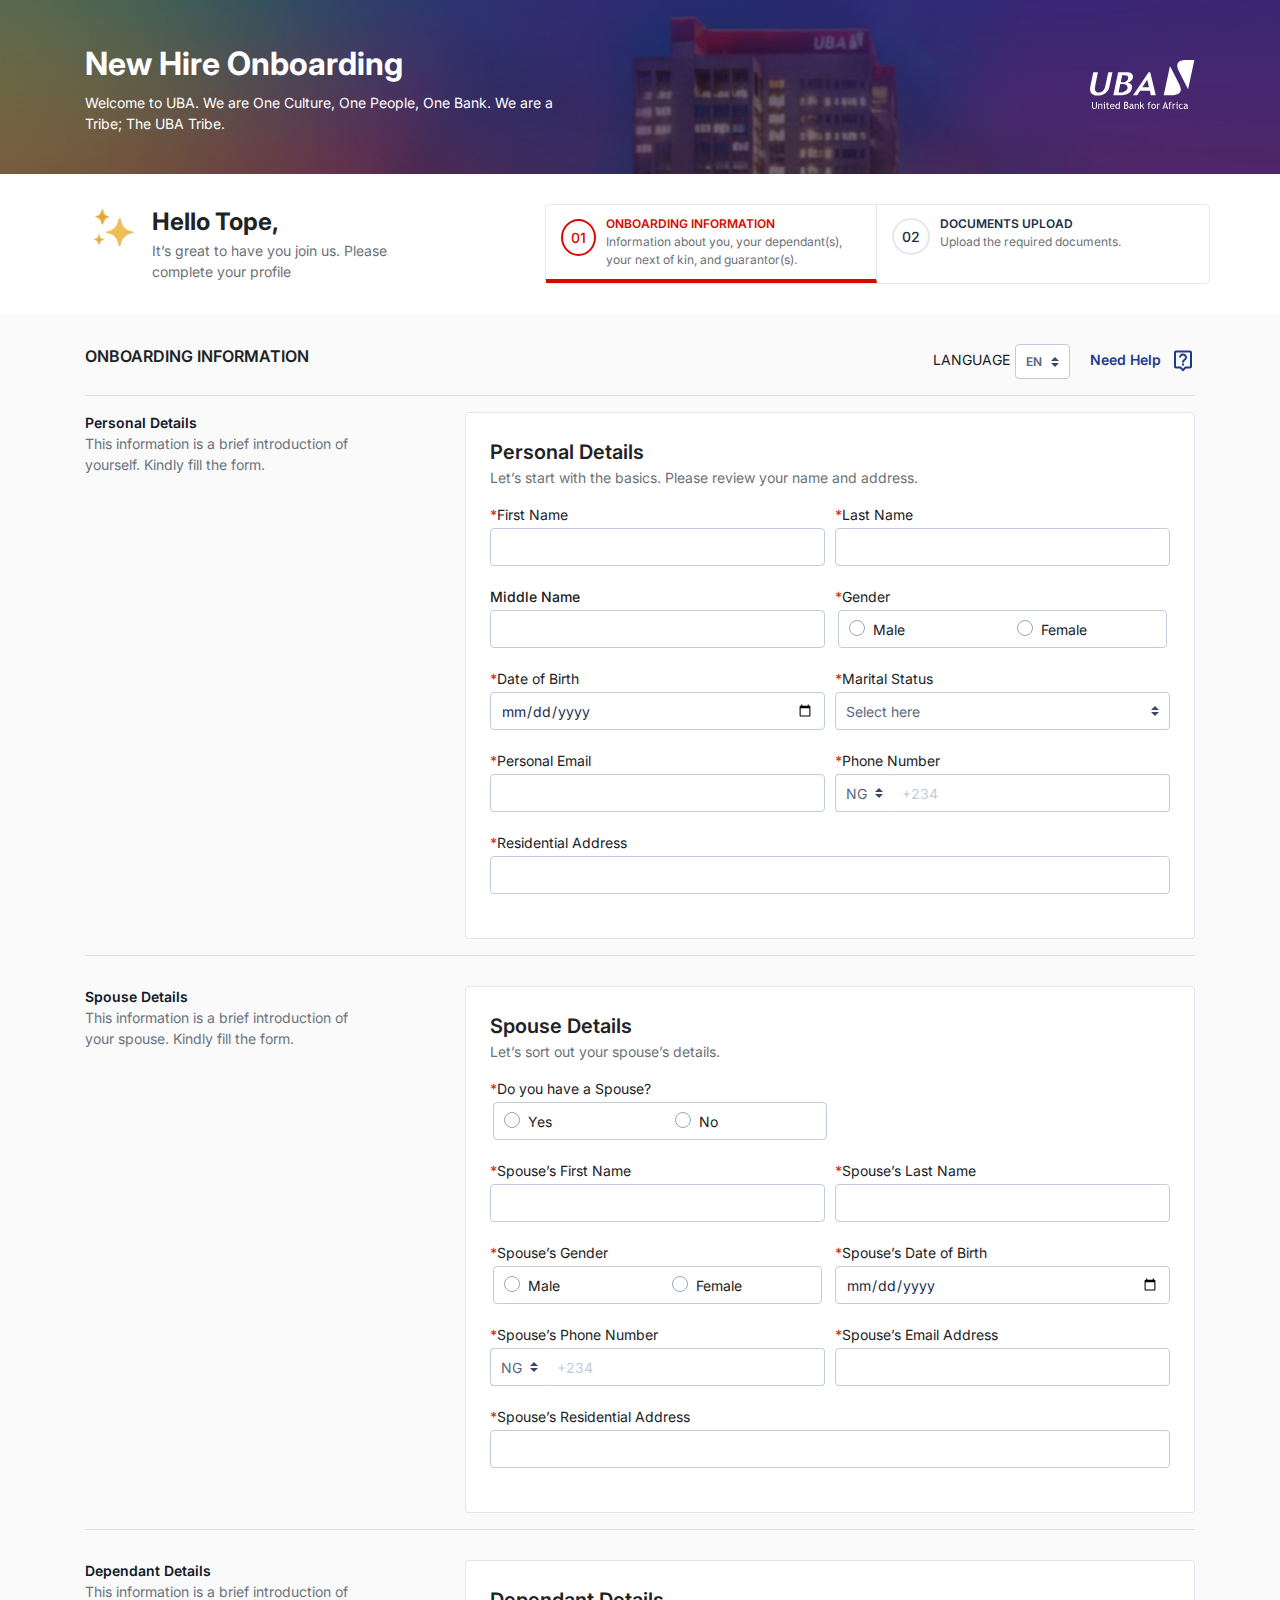
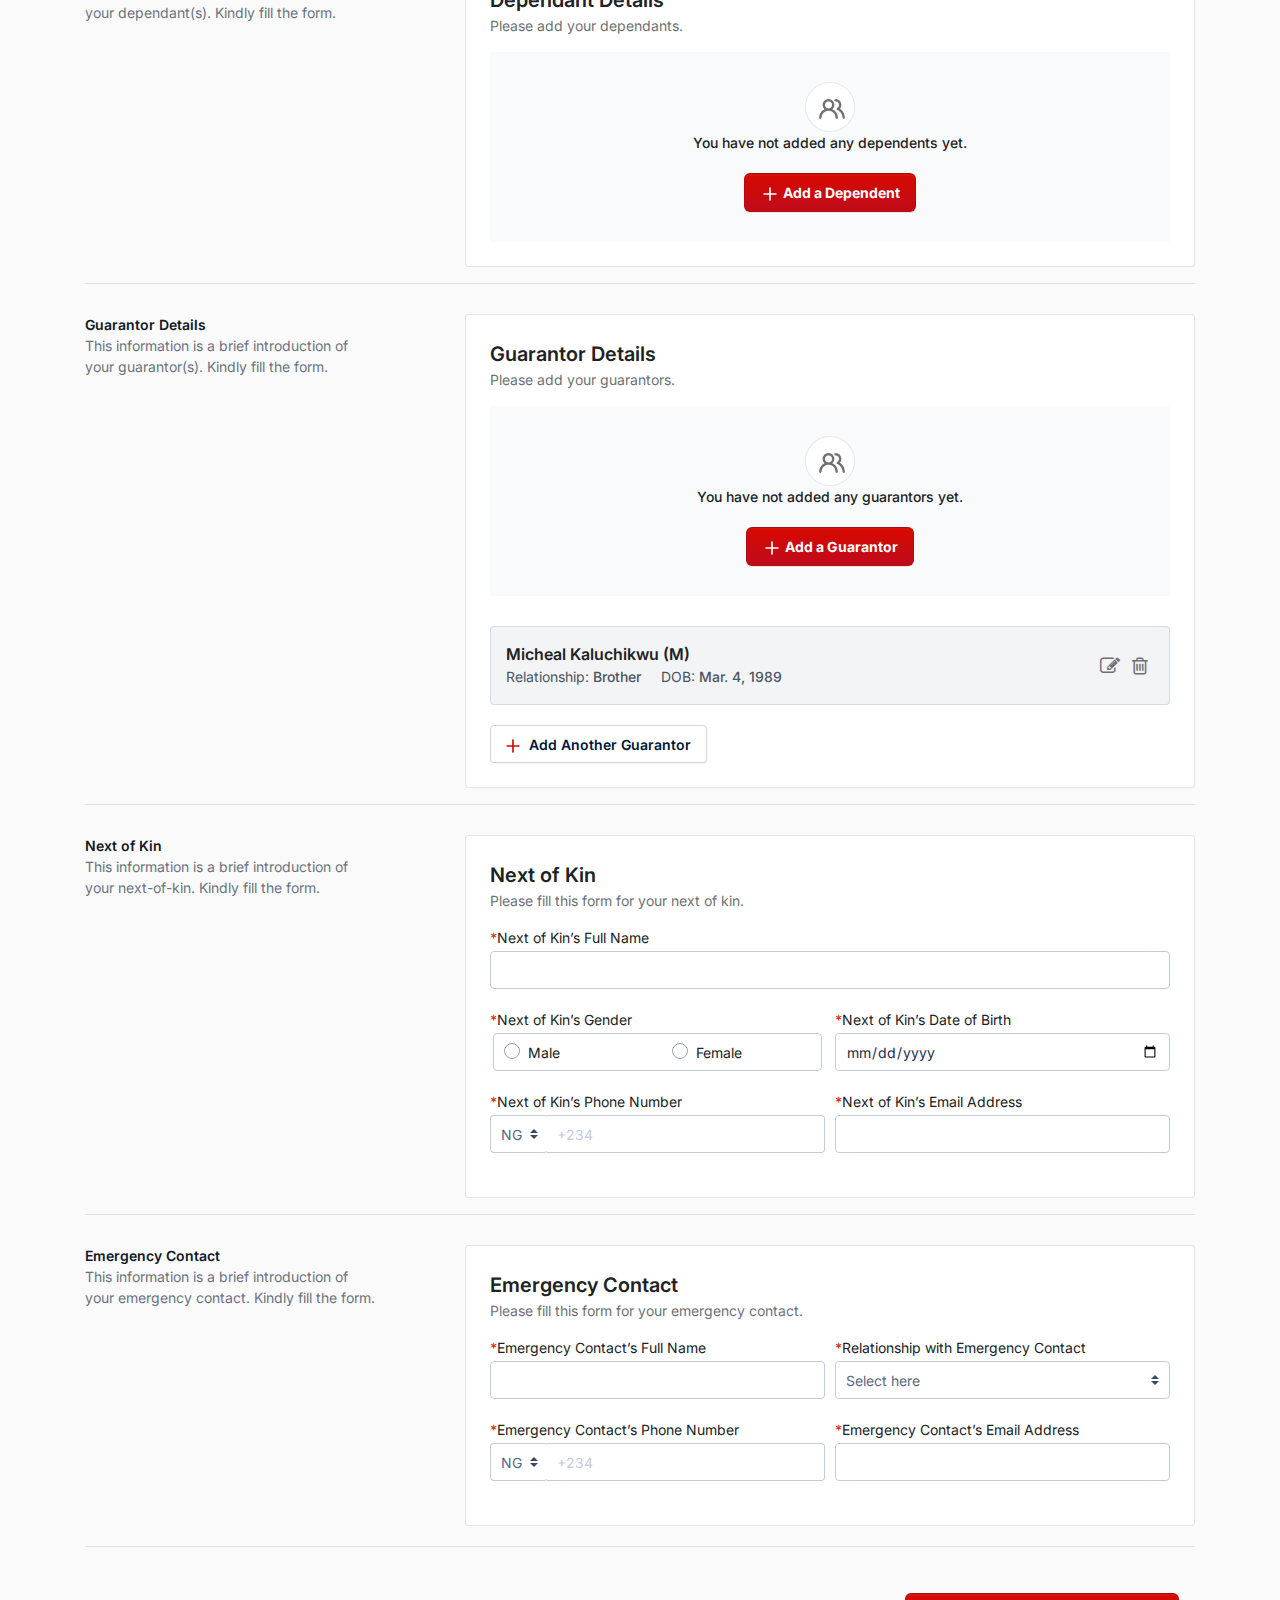
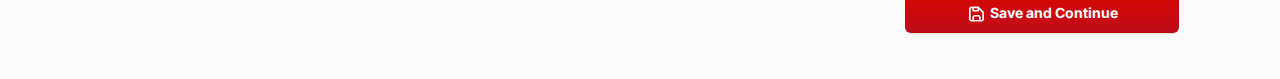
<file: index.html>
<!DOCTYPE html>
<html lang="en">
  <head>

    <!-- Required meta tags -->
    <meta charset="utf-8">
    <meta name="viewport" content="width=device-width, initial-scale=1, shrink-to-fit=no">
    <meta name="description" content="ATS Onboarding">
    <title>ATS Onboarding</title>

    <!-- Required External CSS -->
    <link rel="stylesheet" href="https://cdnjs.cloudflare.com/ajax/libs/font-awesome/4.7.0/css/font-awesome.min.css">
  
    <!-- DashForge CSS -->
    <link rel="stylesheet" href="./assets/css/dashforge.css">

    <!-- Page CSS --> 
    <link rel="stylesheet" href="./assets/css/ats.css">
  </head>
  
  <body>
    <section class="welcome tx-white">
      <div class="container pd-md-y-40 pd-y-20">
        <div class="row justify-content-between">
          <div class="col-md-8 order-2 order-md-1">
            <p class="tx-32 tx-bold mb-1">New Hire Onboarding</p>
            <p class="mb-0 col-lg-8 pd-x-0">Welcome to UBA. We are One Culture, One People, One Bank. We are a Tribe; The UBA Tribe.</p>
          </div>
          <div class="col-md-4 order-1 order-md-2 mb-5 mb-md-0">
            <img src="./assets/img/UBA-Logo.svg" class="img-fluid pd-md-t-20 float-right" alt="" srcset="">
          </div>
        </div>
      </div>
    </section>

    <section id="header" class="bg-white box-head">
      <div class="container pd-y-30">
        <div class="row">
          <div class="col-md-5 mb-3 mb-md-0">
            <div class="d-flex">
              <div>
                <img src="./assets/img/stars.svg" class="img-fluid" alt="">
              </div>
              <div class="col-md-8">
                <p class="tx-24 tx-bold mb-0">
                  Hello Tope,
                </p>
                <p class="tx-14 tx-subdue mb-0">It’s great to have you join us. Please complete your profile</p>
              </div>
            </div>
          </div>
          <div class="col-md-7">
           <div class="row bd-grey rounded">
             <div class="pd-x-15 pd-y-10 bd-r col-md-6 step-active  mg-b-20 mg-md-b-0">
               <a href="./index.html">
                <div class="d-flex">
                  <div class=" mg-r-10">
                    <div class="rounded-circle bd-primary pd-y-6 pd-x-8 mg-t-4">
                      <p class="mb-0 tx-medium tx-primary">
                        01
                      </p>
                    </div>
                  </div>
                  <div>
                    <p class="tx-12 tx-primary tx-semibold tx-uppercase mb-0">onboarding INFORMATION</p>
                    <p class="tx-12 mb-0 tx-subdue">Information about you, your dependant(s), your next of kin, and guarantor(s).</p>
                  </div>
                </div>
               </a>
             </div>
             <div class="pd-x-15 pd-y-10 col-md-6">
               <a href="./upload.html" class="tx-dark">
                <div class="d-flex">
                  <div class=" mg-r-10">
                    <div class="rounded-circle bd-greyy pd-y-6 pd-x-8 mg-t-3">
                      <p class="mb-0 tx-medium">
                        02
                      </p>
                    </div>
                  </div>
                  <div>
                    <p class="tx-12 tx-semibold tx-uppercase mb-0">DOCUMENTS UPLOAD</p>
                    <p class="tx-12 mb-0 tx-subdue">Upload the required documents.</p>
                  </div>
                </div>
               </a>
             </div>
           </div>
          </div>
        </div>
      </div>
    </section>
    <section class="onboard-body">
      <div class="container pd-y-30">
        <div>
          <div class="row justify-content-between">
            <div class="col-md-4 mb-3 mb-md-0">
              <p class="tx-16 tx-semibold mb-0">ONBOARDING INFORMATION</p>
            </div>
            <div class="col-md-4 ">
              <div class="d-flex justify-content-md-end justify-content-between">
                <div class="d-flex mg-r-20">
                  <p class="tx-14 mb-0 mg-r-5 pd-t-5">LANGUAGE </p>
                  <div class="">
                    <select class="custom-select tx-12 tx-semibold">
                      <option selected>EN</option>
                      <option value="1">FR</option>
                      <option value="2">EN</option>
                      <option value="3">GR</option>
                    </select>
                  </div>

                </div>
                <div class="d-flex">
                  <a href="">
                    <div class="d-flex pd-t-5">
                     <div class="tx-14 mg-r-10 tx-semibold tx-blue-900">Need Help</div>
                     <img src="./assets/img/Lefticon.svg" class="img-fluid" alt="">
                    </div>
                  </a>
                </div>
              </div>
            </div>
          </div>
        </div>
        <hr>

        <div class="personal">
          <div class="row">
            <div class="col-md-4 mg-b-20 mg-md-0">
              <p class="tx-semibold tx-grey-900 mb-0">Personal Details</p>
              <p class="tx-14 tx-grey-500 col-lg-10 pd-x-0">This information is a brief introduction of yourself. Kindly fill the form.</p>
            </div>
            <div class="col-md-8">
              <div class="card card-body">
                <p class="tx-20 tx-semibold mb-0">Personal Details</p>
                <p class="tx-14 tx-subdue mb-3">Let’s start with the basics. Please review your name and address.</p>

                <form>
                  <div class="form-row">
                    <div class="form-group col-md-6">
                      <label class="tx-medium mg-b-3" for="name"> <span class="tx-error">*</span></label>First Name</label>
                      <input type="type" class="form-control" id="" placeholder="">
                    </div>
                    <div class="form-group col-md-6">
                      <label class="tx-medium mg-b-3" for="name"> <span class="tx-error">*</span></label>Last Name</label>
                      <input type="type" class="form-control" id="" placeholder="">
                    </div>
                  </div>
                  <div class="form-row">
                    <div class="form-group col-md-6">
                      <label class="tx-medium mg-b-3" for="name">Middle Name</label>
                      <input type="type" class="form-control" id="" placeholder="">
                    </div>
                    <div class="form-group col-md-6">
                      <label class="tx-medium mg-b-3" for="name"> <span class="tx-error">*</span></label>Gender</label>
                      <div class="row bd-gender mg-x-3">
                        <div class="col-6 pd-l-0">
                          <div class="custom-control custom-radio">
                            <input type="radio" id="male" name="customRadio" class="custom-control-input">
                            <label class="custom-control-label" for="male">Male</label>
                          </div>
                        </div>
                        <div class="col-6">
                          <div class="custom-control custom-radio">
                            <input type="radio" id="female" name="customRadio" class="custom-control-input" >
                            <label class="custom-control-label" for="female">Female</label>
                          </div>
                        </div>
                      </div>
                    </div>
                  </div>
                  <div class="form-row">
                    <div class="form-group col-md-6">
                      <label class="tx-medium mg-b-3" for="name"> <span class="tx-error">*</span></label>Date of Birth</label>
                      <input type="date" class="form-control" id="" placeholder="">
                    </div>
                    <div class="form-group col-md-6">
                      <label class="tx-medium mg-b-3" for="name"> <span class="tx-error">*</span></label>Marital Status</label>
                      <select class="custom-select">
                        <option selected>Select here</option>
                        <option value="1">Single</option>
                        <option value="2">Married</option>
                        <option value="3">Divorced</option>
                      </select>
                    </div>
                  </div>
                  <div class="form-row">
                    <div class="form-group col-md-6">
                      <label class="tx-medium mg-b-3" for="name"> <span class="tx-error">*</span></label>Personal Email</label>
                      <input type="email" class="form-control" id="" placeholder="">
                    </div>
                    <div class="form-group col-md-6">
                      <label class="tx-medium mg-b-3" for="name"> <span class="tx-error">*</span></label>Phone Number</label>
                      <div class="input-group">
                        <div class="input-group-prepend">
                          <select class="custom-select re-right">
                            <option selected>NG</option>
                            <option value="1">FR</option>
                            <option value="2">EU</option>
                            <option value="3">US</option>
                          </select>
                        </div>
                        <input type="text" class="form-control re-left" aria-label="" placeholder="+234">
                      </div>
                    </div>
                  </div>
                  <div class="form-group">
                    <label class="tx-medium mg-b-3" for="address"> <span class="tx-error">*</span></label>Residential Address</label>
                    <input type="text" class="form-control" id="inputAddress" placeholder="">
                  </div>
                </form>

              </div>
            </div>
          </div>
        </div>
        <hr>

        <div class="spouse mg-t-30">
          <div class="row">
            <div class="col-md-4 mg-b-20 mg-md-0">
              <p class="tx-semibold tx-grey-900 mb-0">Spouse Details</p>
              <p class="tx-14 tx-grey-500 col-lg-10 pd-x-0">This information is a brief introduction of your spouse. Kindly fill the form.</p>
            </div>
            <div class="col-md-8">
              <div class="card card-body">
                <p class="tx-20 tx-semibold mb-0">Spouse Details</p>
                <p class="tx-14 tx-subdue mb-3">Let’s sort out your spouse’s details.</p>

                <form>
                  <div class="form-group col-md-6 pd-x-0">
                    <label class="tx-medium mg-b-3" for="name"> <span class="tx-error">*</span></label>Do you have a Spouse?</label>
                    <div class="row bd-gender mg-x-3">
                      <div class="col-6 pd-l-0">
                        <div class="custom-control custom-radio">
                          <input type="radio" id="yes" name="customRadio" class="custom-control-input">
                          <label class="custom-control-label" for="yes">Yes</label>
                        </div>
                      </div>
                      <div class="col-6">
                        <div class="custom-control custom-radio">
                          <input type="radio" id="no" name="customRadio" class="custom-control-input" >
                          <label class="custom-control-label" for="no">No</label>
                        </div>
                      </div>
                    </div>
                  </div>
                  <div class="form-row">
                    <div class="form-group col-md-6">
                      <label class="tx-medium mg-b-3" for="name"> <span class="tx-error">*</span></label>Spouse’s First Name</label>
                      <input type="type" class="form-control" id="" placeholder="">
                    </div>
                    <div class="form-group col-md-6">
                      <label class="tx-medium mg-b-3" for="name"> <span class="tx-error">*</span></label>Spouse’s Last Name</label>
                      <input type="type" class="form-control" id="" placeholder="">
                    </div>
                  </div>
                  <div class="form-row">
                    <div class="form-group col-md-6">
                      <label class="tx-medium mg-b-3" for="name"> <span class="tx-error">*</span></label>Spouse’s Gender</label>
                      <div class="row bd-gender mg-x-3">
                        <div class="col-6 pd-l-0">
                          <div class="custom-control custom-radio">
                            <input type="radio" id="male" name="customRadio" class="custom-control-input">
                            <label class="custom-control-label" for="male">Male</label>
                          </div>
                        </div>
                        <div class="col-6">
                          <div class="custom-control custom-radio">
                            <input type="radio" id="female" name="customRadio" class="custom-control-input" >
                            <label class="custom-control-label" for="female">Female</label>
                          </div>
                        </div>
                      </div>
                    </div>
                    <div class="form-group col-md-6">
                      <label class="tx-medium mg-b-3" for="name"> <span class="tx-error">*</span></label>Spouse’s Date of Birth</label>
                      <input type="date" class="form-control" id="" placeholder="">
                    </div>
                  </div>
                  <div class="form-row">
                    <div class="form-group col-md-6">
                      <label class="tx-medium mg-b-3" for="name"> <span class="tx-error">*</span></label>Spouse’s Phone Number</label>
                      <div class="input-group">
                        <div class="input-group-prepend">
                          <select class="custom-select re-right">
                            <option selected>NG</option>
                            <option value="1">FR</option>
                            <option value="2">EU</option>
                            <option value="3">US</option>
                          </select>
                        </div>
                        <input type="text" class="form-control re-left" aria-label="" placeholder="+234">
                      </div>
                    </div>
                    <div class="form-group col-md-6">
                      <label class="tx-medium mg-b-3" for="name"> <span class="tx-error">*</span></label>Spouse’s Email Address</label>
                      <input type="email" class="form-control" id="" placeholder="">
                    </div>
                  </div>
                  
                  <div class="form-group">
                    <label class="tx-medium mg-b-3" for="address"> <span class="tx-error">*</span></label>Spouse’s Residential Address</label>
                    <input type="text" class="form-control" id="inputAddress" placeholder="">
                  </div>
                  </div>
                </form>
            </div>
          </div>
        </div>
        <hr>

        <div class="dependent mg-t-30">
          <div class="row">
            <div class="col-md-4 mg-b-20 mg-md-0">
              <p class="tx-semibold tx-grey-900 mb-0">Dependant Details</p>
              <p class="tx-14 tx-grey-500 col-lg-10 pd-x-0">This information is a brief introduction of your dependant(s). Kindly fill the form.</p>
            </div>
            <div class="col-md-8">
              <div class="card card-body">
                <p class="tx-20 tx-semibold mb-0">Dependant Details</p>
                <p class="tx-14 tx-subdue mb-3">Please add your dependants.</p>
                
                <div class="pd-y-30 tx-center bg-grey-50">
                  <img src="./assets/img/add.png" class="img-fluid" alt="">
                  <p class="tx-medium mg-b-20">You have not added any dependents yet.</p>
                  <button class="btn btn-primary" data-toggle="modal" data-target="#dependentModal">
                    <img src="./assets/img/add.svg" alt="" srcset="">
                    <span class="tx-14">Add a Dependent</span>
                  </button>
                </div>
            </div>
          </div>
        </div>
        </div>
         <hr>

         <div class="guarantor mg-t-30">
          <div class="row">
            <div class="col-md-4 mg-b-20 mg-md-0">
              <p class="tx-semibold tx-grey-900 mb-0">Guarantor Details</p>
              <p class="tx-14 tx-grey-500 col-lg-10 pd-x-0">This information is a brief introduction of your  guarantor(s). Kindly fill the form.</p>
            </div>
            <div class="col-md-8">
              <div class="card card-body">
                <p class="tx-20 tx-semibold mb-0">Guarantor Details</p>
                <p class="tx-14 tx-subdue mb-3">Please add your guarantors.</p>
                
                <div class="pd-y-30 tx-center bg-grey-50">
                  <img src="./assets/img/add.png" class="img-fluid" alt="">
                  <p class="tx-medium mg-b-20">You have not added any guarantors yet.</p>
                  <button class="btn btn-primary" data-toggle="modal" data-target="#guarantorModal">
                    <img src="./assets/img/add.svg" alt="" srcset="">
                    <span class="tx-14">Add a Guarantor</span>
                  </button>
                </div>

                <div class="card card-body pd-15 mg-t-30 bg-grey-100">
                  <div class="row justify-content-between">
                    <div class="col-9 col-md-9">
                        <div>
                          <p class="tx-16 tx-semibold mb-0">Micheal Kaluchikwu (M)</p>
                          <div class="col-md-8 pd-x-0">
                            <div class="d-flex">
                              <div class="mg-r-20">
                                <p class="tx-14 tx-grey-600 mb-0">Relationship: <span class="tx-medium">Brother</span></p>
                              </div>
                              <div>
                                <p class="tx-14 tx-grey-600 mb-0">DOB: <span class="tx-medium ">Mar. 4, 1989</span></p>
                              </div>
                            </div>
                          </div>
                        </div>
                    </div>
                    <div class="col-3 col-md-2 pd-md-l-0">
                      <div class="d-flex float-right">
                        <button class="btn tx-subdue tx-20 pd-x-5">
                          <i class="fa fa-pencil-square-o"></i>
                        </button>
                        <button class="btn tx-subdue tx-20 pd-x-5">
                          <i class="fa fa-trash-o"></i>
                        </button>
                      </div>
                     
                    </div>
                  </div>
                </div>

                <div class="mg-t-20">
                  <button class="btn btn-outline tx-14" data-toggle="modal" data-target="#guarantorModal">
                    <img src="./assets/img/plus.svg" alt="" srcset="">
                    <span class="tx-14 tx-semibold mg-l-5 ">Add Another Guarantor</span>
                  </button>
                </div>
            </div>
          </div>
        </div>
        </div>
         <hr>

         <div class="kin mg-t-30">
          <div class="row">
            <div class="col-md-4 mg-b-20 mg-md-0">
              <p class="tx-semibold tx-grey-900 mb-0">Next of Kin</p>
              <p class="tx-14 tx-grey-500 col-lg-10 pd-x-0">This information is a brief introduction of your next-of-kin. Kindly fill the form.</p>
            </div>
            <div class="col-md-8">
              <div class="card card-body">
                <p class="tx-20 tx-semibold mb-0">Next of Kin</p>
                <p class="tx-14 tx-subdue mb-3">Please fill this form for your next of kin.</p>

                <form>
                  <div class="form-group">
                    <label class="tx-medium mg-b-3" for="name"> <span class="tx-error">*</span></label>Next of Kin’s Full Name</label>
                    <input type="text" class="form-control" id="inputAddress" placeholder="">
                  </div>
                  
                  <div class="form-row">
                    <div class="form-group col-md-6">
                      <label class="tx-medium mg-b-3" for="name"> <span class="tx-error">*</span></label>Next of Kin’s Gender</label>
                      <div class="row bd-gender mg-x-3">
                        <div class="col-6 pd-l-0">
                          <div class="custom-control custom-radio">
                            <input type="radio" id="kin-male" name="customRadio" class="custom-control-input">
                            <label class="custom-control-label" for="mkin-ale">Male</label>
                          </div>
                        </div>
                        <div class="col-6">
                          <div class="custom-control custom-radio">
                            <input type="radio" id="kin-female" name="customRadio" class="custom-control-input" >
                            <label class="custom-control-label" for="kin-female">Female</label>
                          </div>
                        </div>
                      </div>
                    </div>
                    <div class="form-group col-md-6">
                      <label class="tx-medium mg-b-3" for="name"> <span class="tx-error">*</span></label>Next of Kin’s Date of Birth</label>
                      <input type="date" class="form-control" id="" placeholder="">
                    </div>
                  </div>
                  <div class="form-row">
                    <div class="form-group col-md-6">
                      <label class="tx-medium mg-b-3" for="name"> <span class="tx-error">*</span></label>Next of Kin’s Phone Number</label>
                      <div class="input-group">
                        <div class="input-group-prepend">
                          <select class="custom-select re-right">
                            <option selected>NG</option>
                            <option value="1">FR</option>
                            <option value="2">EU</option>
                            <option value="3">US</option>
                          </select>
                        </div>
                        <input type="text" class="form-control re-left" aria-label="" placeholder="+234">
                      </div>
                    </div>
                    <div class="form-group col-md-6">
                      <label class="tx-medium mg-b-3" for="name"> <span class="tx-error">*</span></label>Next of Kin’s Email Address</label>
                      <input type="email" class="form-control" id="" placeholder="">
                    </div>
                  </div>
                  
                  
                  </div>
                </form>
            </div>
          </div>
        </div>
        <hr>

        <div class="kin mg-t-30">
          <div class="row">
            <div class="col-md-4 mg-b-20 mg-md-0">
              <p class="tx-semibold tx-grey-900 mb-0">Emergency Contact</p>
              <p class="tx-14 tx-grey-500 col-lg-10 pd-x-0">This information is a brief introduction of your emergency contact. Kindly fill the form.</p>
            </div>
            <div class="col-md-8">
              <div class="card card-body">
                <p class="tx-20 tx-semibold mb-0">Emergency Contact</p>
                <p class="tx-14 tx-subdue mb-3">Please fill this form for your emergency contact.</p>

                <form>
                  <div class="form-row">
                    <div class="form-group col-md-6">
                      <label class="tx-medium mg-b-3" for="name"> <span class="tx-error">*</span></label>Emergency Contact’s Full Name</label>
                    <input type="text" class="form-control" id="inputAddress" placeholder="">
                    </div>
                    <div class="form-group col-md-6">
                      <label class="tx-medium mg-b-3" for="name"> <span class="tx-error">*</span></label>Relationship with Emergency Contact</label>
                      <select class="custom-select">
                        <option selected>Select here</option>
                        <option value="1">Uncle</option>
                        <option value="2">Friend</option>
                        <option value="3">Mentor</option>
                      </select>
                    </div>
                  </div>
                  <div class="form-row">
                    <div class="form-group col-md-6">
                      <label class="tx-medium mg-b-3" for="name"> <span class="tx-error">*</span></label>Emergency Contact’s Phone Number</label>
                      <div class="input-group">
                        <div class="input-group-prepend">
                          <select class="custom-select re-right">
                            <option selected>NG</option>
                            <option value="1">FR</option>
                            <option value="2">EU</option>
                            <option value="3">US</option>
                          </select>
                        </div>
                        <input type="text" class="form-control re-left" aria-label="" placeholder="+234">
                      </div>
                    </div>
                    <div class="form-group col-md-6">
                      <label class="tx-medium mg-b-3" for="name"> <span class="tx-error">*</span></label>Emergency Contact’s Email Address</label>
                      <input type="email" class="form-control" id="" placeholder="">
                    </div>
                  </div>
                                
                  </div>
                </form>
            </div>
          </div>
        </div>
        <div class="modal-footer mg-t-20">
          <button class="btn btn-primary mg-t-20 mg-md-t-30 pd-x-60" data-toggle="modal" data-target="#saveModal">
            <img src="./assets/img/save.svg" alt="" srcset="">
            <span class="tx-14">Save and Continue</span>
          </button>    
        </div>
      


         <!--Dependent Modal -->
        <div class="modal fade" id="dependentModal" tabindex="-1" role="dialog" aria-labelledby="dependentModalLabel" aria-hidden="true">
          <div class="modal-dialog modal-dialog-centered modal-lg" role="document">
            <div class="modal-content">
              <div class="modal-header">
                <p class="modal-title tx-22 tx-semibold" id="exampleModalLabel">Dependant Details</p>
                <button type="button" class="close" data-dismiss="modal" aria-label="Close">
                  <span aria-hidden="true">&times;</span>
                </button>
              </div>
              <div class="modal-body">
                <form action="">
                  <div class="form-row">
                    <div class="form-group col-md-6">
                      <label class="tx-medium mg-b-3" for="name"> <span class="tx-error">*</span></label>Dependant’s First Name</label>
                      <input type="type" class="form-control" id="" placeholder="">
                    </div>
                    <div class="form-group col-md-6">
                      <label class="tx-medium mg-b-3" for="name"> <span class="tx-error">*</span></label>Dependant’s Last Name</label>
                      <input type="type" class="form-control" id="" placeholder="">
                    </div>
                  </div>
                  <div class="form-row">
                    <div class="form-group col-md-6">
                      <label class="tx-medium mg-b-3" for="name"> <span class="tx-error">*</span></label>Dependant’s Gender</label>
                      <div class="row bd-gender mg-x-3">
                        <div class="col-6 pd-l-0">
                          <div class="custom-control custom-radio">
                            <input type="radio" id="male" name="customRadio" class="custom-control-input">
                            <label class="custom-control-label" for="male">Male</label>
                          </div>
                        </div>
                        <div class="col-6">
                          <div class="custom-control custom-radio">
                            <input type="radio" id="female" name="customRadio" class="custom-control-input" >
                            <label class="custom-control-label" for="female">Female</label>
                          </div>
                        </div>
                      </div>
                    </div>
                    <div class="form-group col-md-6">
                      <label class="tx-medium mg-b-3" for="name"> <span class="tx-error">*</span></label>Dependant’s Date of Birth</label>
                      <input type="date" class="form-control" id="" placeholder="">
                    </div>
                  </div>
                  <div class="form-group">
                    <label class="tx-medium mg-b-3" for="address"> <span class="tx-error">*</span></label>Dependant’s Residential Address</label>
                    <input type="text" class="form-control" id="inputAddress" placeholder="">
                  </div>
                </form>
              </div>
              <div class="modal-footer footer-bg mg-t-30">
                <button type="button" class="btn btn-close tx-grey-700 mg-r-10" data-dismiss="modal">Close</button>
                <button type="button" class="btn btn-primary">Save Dependant</button>
              </div>
            </div>
          </div>
        </div>

        <!--Guarantor Modal -->
        <div class="modal fade" id="guarantorModal" tabindex="-1" role="dialog" aria-labelledby="dependentModalLabel" aria-hidden="true">
          <div class="modal-dialog modal-dialog-centered modal-lg" role="document">
            <div class="modal-content">
              <div class="modal-header">
                <p class="modal-title tx-22 tx-semibold" id="exampleModalLabel">Guarantor Details</p>
                <button type="button" class="close" data-dismiss="modal" aria-label="Close">
                  <span aria-hidden="true">&times;</span>
                </button>
              </div>
              <div class="modal-body">
                <form>
                  <div class="form-group">
                    <label class="tx-medium mg-b-3" for="name"> <span class="tx-error">*</span></label>Guarantor’s Full Name</label>
                    <input type="text" class="form-control" id="inputName" placeholder="">
                  </div>
                  <div class="form-row">
                    <div class="form-group col-md-6">
                      <label class="tx-medium mg-b-3" for="name"> <span class="tx-error">*</span></label>Guarantor’s Job Title</label>
                      <input type="type" class="form-control" id="" placeholder="">
                    </div>
                    <div class="form-group col-md-6">
                      <label class="tx-medium mg-b-3" for="name"> <span class="tx-error">*</span></label>Guarantor’s Company Name</label>
                      <input type="type" class="form-control" id="" placeholder="">
                    </div>
                  </div>
                  <div class="form-row">
                    <div class="form-group col-md-6">
                      <label class="tx-medium mg-b-3" for="name">Guarantor’s Email Address</label>
                      <input type="email" class="form-control" id="" placeholder="">
                    </div>
                    <div class="form-group col-md-6">
                      <label class="tx-medium mg-b-3" for="name"> <span class="tx-error">*</span></label> Guarantor’s Mobile Phone Number</label>
                      <div class="input-group">
                        <div class="input-group-prepend">
                          <select class="custom-select re-right">
                            <option selected>NG</option>
                            <option value="1">FR</option>
                            <option value="2">EU</option>
                            <option value="3">US</option>
                          </select>
                        </div>
                        <input type="text" class="form-control re-left" aria-label="" placeholder="+234">
                      </div>
                    </div>
                  </div>
                  <div class="form-row">
                    <div class="form-group col-md-6">
                      <label class="tx-medium mg-b-3" for="name"> <span class="tx-error">*</span></label> Guarantor’s Work Phone Number</label>
                      <div class="input-group">
                        <div class="input-group-prepend">
                          <select class="custom-select re-right">
                            <option selected>NG</option>
                            <option value="1">FR</option>
                            <option value="2">EU</option>
                            <option value="3">US</option>
                          </select>
                        </div>
                        <input type="text" class="form-control re-left" aria-label="" placeholder="+234">
                      </div>
                    </div>
                    <div class="form-group col-md-6">
                      <label class="tx-medium mg-b-3" for="name"> <span class="tx-error">*</span></label>Relationship With Guarantor</label>
                      <select class="custom-select">
                        <option selected>Select here</option>
                        <option value="1">Uncle</option>
                        <option value="2">Friend</option>
                        <option value="3">Mentor</option>
                      </select>
                    </div>
                  </div>
                </form>

              </div>
              <div class="modal-footer footer-bg mg-t-30">
                <button type="button" class="btn btn-close tx-grey-700 mg-r-10" data-dismiss="modal">Close</button>
                <button type="button" class="btn btn-primary">Save Guarantor</button>
              </div>
            </div>
          </div>
        </div>


        <!--Save Modal -->
        <div class="modal fade" id="saveModal" tabindex="-1" role="dialog" aria-labelledby="dependentModalLabel" aria-hidden="true">
          <div class="modal-dialog modal-dialog-centered modal-save" role="document">
            <div class="modal-content">
              <div class="modal-header pd-b-0 bd-b-0">
                <p class="modal-title tx-22 tx-semibold" id="exampleModalLabel"></p>
                <button type="button" class="close" data-dismiss="modal" aria-label="Close">
                  <span aria-hidden="true">&times;</span>
                </button>
              </div>
              <div class="modal-body pd-lg-x-90 pd-lg-y-40 pd-30">
                <div class="bg-grey-100 pd-15">
                  <div class="d-flex">
                    <div class="mg-r-20">
                      <img src="./assets/img/Right.png" class="img-fluid" alt="" srcset="">
                    </div>
                    <div class="pd-t-10"> 
                      <p class="tx-32 tx-bold mb-0">Great Job Tola!</p>
                      <p class="tx-grey-600 col-xl-10 pd-x-0">You have completed the forms. Please upload your documents next.</p>
                    </div>
                  </div>
                </div>
                <div class="col-md-9 mx-auto mg-y-30">
                  <a href="./upload.html" class="btn btn-primary tx-semibold w-100 btn-lg">Go to Document Upload</a>
                </div>
              </div>
            </div>
          </div>
        </div>
      </div>
    </section>



    <script src="./assets/lib/jquery/jquery.min.js"></script>
    <script src="./assets/lib/bootstrap/js/bootstrap.bundle.min.js"></script>
    <script src="./assets/lib/feather-icons/feather.min.js"></script>
    <script src="./assets/lib/perfect-scrollbar/perfect-scrollbar.min.js"></script>
    <script src="./assets/js/dashforge.js"></script>
  </body>
</html>
</file>
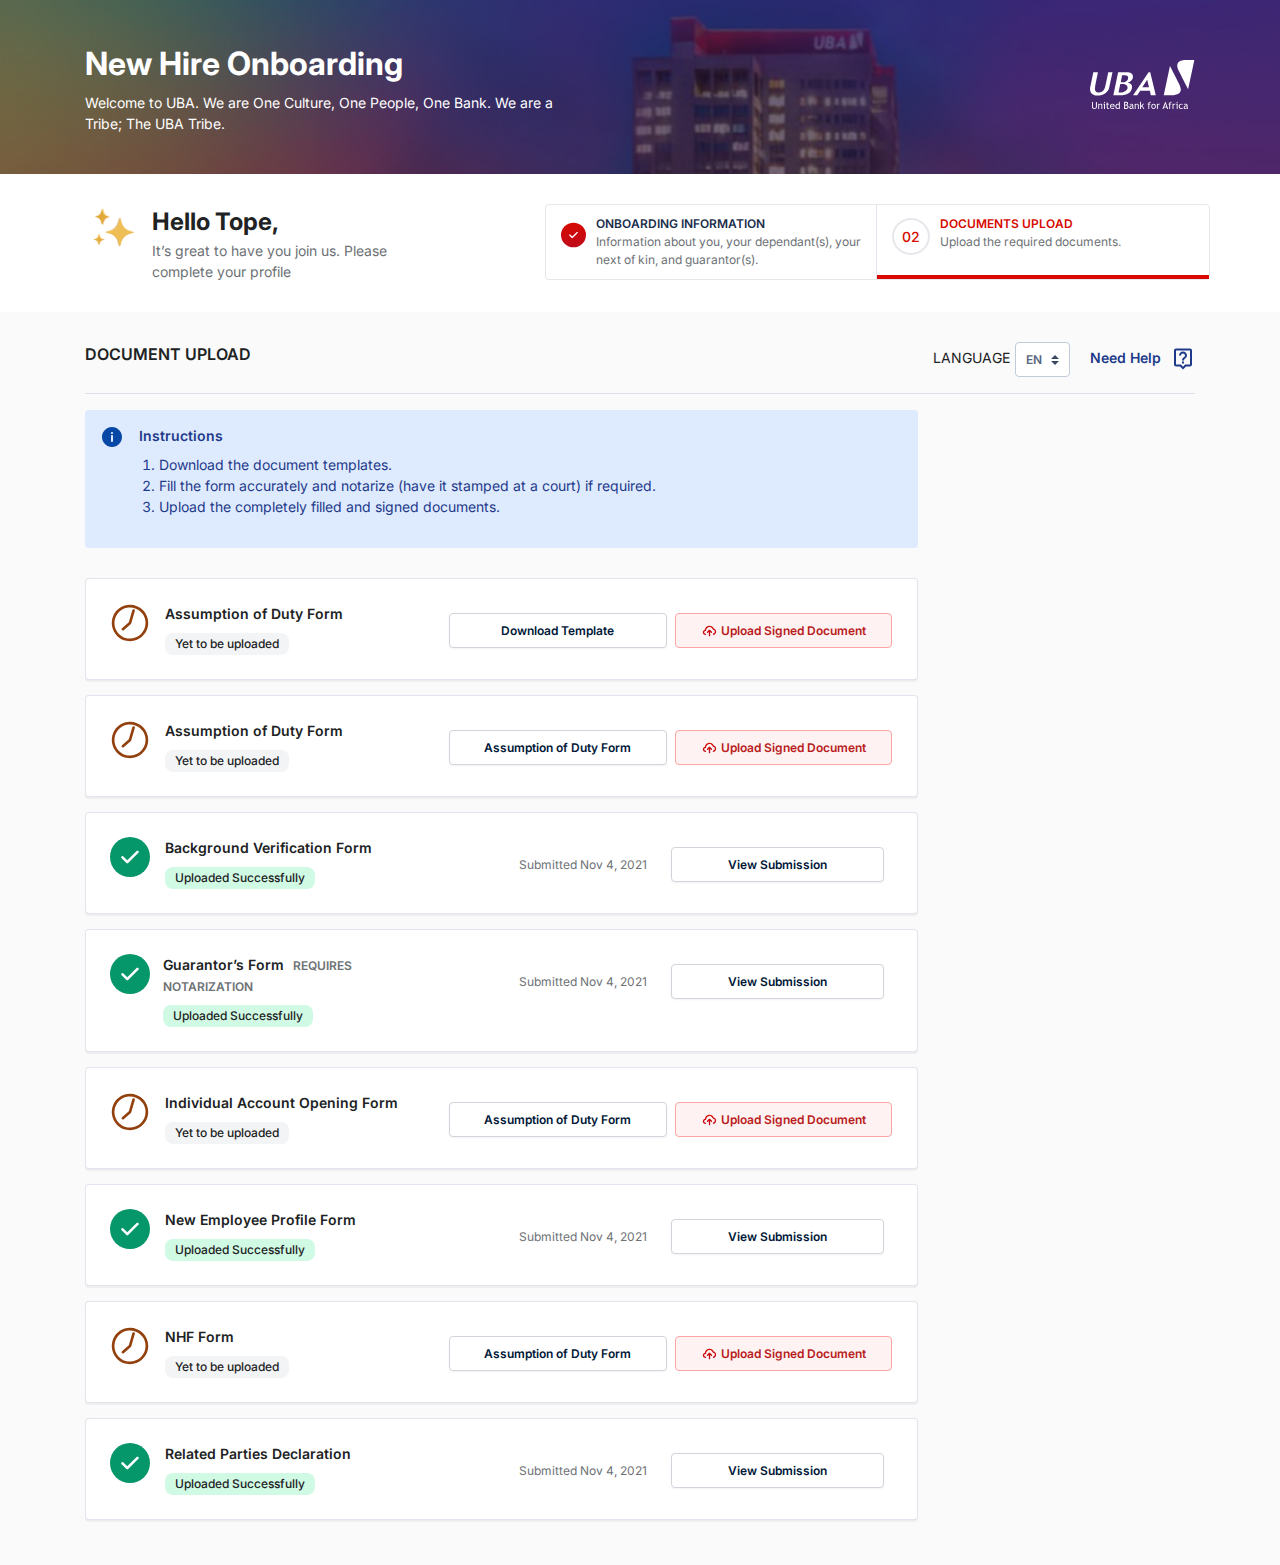
<file: complete-info.html>
<!DOCTYPE html>
<html lang="en">
  <head>

    <!-- Required meta tags -->
    <meta charset="utf-8">
    <meta name="viewport" content="width=device-width, initial-scale=1, shrink-to-fit=no">
    <meta name="description" content="ATS Onboarding">
    <title>ATS Onboarding</title>

    <!-- Required External CSS -->
    <!-- <link href="./assets/lib/@fortawesome/fontawesome-free/css/all.min.css" rel="stylesheet"> -->
    <link rel="stylesheet" href="https://cdnjs.cloudflare.com/ajax/libs/font-awesome/4.7.0/css/font-awesome.min.css">


  
    <!-- DashForge CSS -->
    <link rel="stylesheet" href="./assets/css/dashforge.css">

    <!-- Page CSS --> 
    <link rel="stylesheet" href="./assets/css/ats.css">
  </head>
  
  <body>
    <section class="welcome tx-white">
      <div class="container pd-md-y-40 pd-y-20">
        <div class="row justify-content-between">
          <div class="col-md-8 order-2 order-md-1">
            <p class="tx-32 tx-bold mb-1">New Hire Onboarding</p>
            <p class="mb-0 col-lg-8 pd-x-0">Welcome to UBA. We are One Culture, One People, One Bank. We are a Tribe; The UBA Tribe.</p>
          </div>
          <div class="col-md-4 order-1 order-md-2 mb-5 mb-md-0">
            <img src="./assets/img/UBA-Logo.svg" class="img-fluid pd-md-t-20 float-right" alt="" srcset="">
          </div>
        </div>
      </div>
    </section>

    <section id="header" class="bg-white box-head">
      <div class="container pd-y-30">
        <div class="row">
          <div class="col-md-5 mg-b-10 mg-md-b-0 mb-3 mb-md-0">
            <div class="d-flex">
              <div>
                <img src="./assets/img/stars.svg" class="img-fluid" alt="">
              </div>
              <div class="col-md-8">
                <p class="tx-24 tx-bold mb-0">
                  Hello Tope,
                </p>
                <p class="tx-14 tx-subdue mb-0">It’s great to have you join us. Please complete your profile</p>
              </div>
            </div>
          </div>
          <div class="col-md-7">
           <div class="row bd-grey rounded">
             <div class="pd-x-15 pd-y-10 bd-r col-md-6 mg-b-20 mg-md-b-0">
               <a href="./index.html" class="tx-dark">
                <div class="d-flex">
                  <div class=" mg-r-10">
                    <img src="./assets/img/Step.svg" class="img-fluid wd-40 ht-40" alt="">
                  </div>
                  <div>
                    <p class="tx-12 tx-semibold tx-uppercase mb-0">onboarding INFORMATION</p>
                    <p class="tx-12 mb-0 tx-subdue">Information about you, your dependant(s), your next of kin, and guarantor(s).</p>
                  </div>
                </div>
               </a>
              
             </div>
             <div class="pd-x-15 pd-y-10 col-md-6 step-active">
               <a href="./upload.html">
                <div class="d-flex">
                  <div class=" mg-r-10">
                    <div class="rounded-circle bd-greyy pd-y-6 pd-x-8 mg-t-3">
                      <p class="mb-0 tx-medium">
                        02
                      </p>
                    </div>
                  </div>
                  <div>
                    <p class="tx-12 tx-semibold tx-primary tx-uppercase mb-0">DOCUMENTS UPLOAD</p>
                    <p class="tx-12 mb-0 tx-subdue">Upload the required documents.</p>
                  </div>
                </div>
               </a>
             </div>
           </div>
          </div>
        </div>
      </div>
    </section>
    <section class="onboard-body">
      <div class="container pd-y-30">
        <div>
          <div class="row justify-content-between">
            <div class="col-md-4 mb-3 mb-md-0">
              <p class="tx-16 tx-semibold mb-0">DOCUMENT UPLOAD</p>
            </div>
            <div class="col-md-4 ">
              <div class="d-flex justify-content-md-end justify-content-between">
                <div class="d-flex mg-r-20">
                  <p class="tx-14 mb-0 mg-r-5 pd-t-5">LANGUAGE </p>
                  <div class="">
                    <select class="custom-select tx-12 tx-semibold">
                      <option selected>EN</option>
                      <option value="1">FR</option>
                      <option value="2">EN</option>
                      <option value="3">GR</option>
                    </select>
                  </div>

                </div>
                <div class="d-flex">
                  <a href="">
                    <div class="d-flex pd-t-5">
                     <div class="tx-14 mg-r-10 tx-semibold tx-blue-900">Need Help</div>
                     <img src="./assets/img/Lefticon.svg" class="img-fluid" alt="">
                    </div>
                  </a>
                </div>
              </div>
            </div>
          </div>
        </div>
        <hr>

        <div class="col-md-10 col-lg-9 pd-x-0">
          <div class="bg-blue-50 pd-15 rounded mg-b-30">
            <div class="d-flex">
              <div>
                <img src="./assets/img/info.svg" class="img-fluid" alt="" srcset="">
              </div>
              <div class="pd-l-15">
                <p class="mg-b-8 tx-blue-900 tx-semibold">Instructions</p>
                <ol class="pd-l-20 tx-blue-900">
                  <li>Download the document templates.</li>
                  <li>
                    Fill the form accurately and notarize (have it stamped at a court) if required.
                    </li>
                  <li>Upload the completely filled and signed documents.</li>
                </ol>
              </div>
            </div>
          </div>
          <div class="card card-body cardd mg-b-15">
            <div class="row">
              <div class="col-md-5 mg-b-10 mg-md-b-0">
                <div class="d-flex">
                  <div>
                    <img src="./assets/img/pending.svg" class="img-fluid mg-r-15" alt="" srcset="">
                  </div>
                  <div>
                    <p class="mg-b-8 tx-semibold">Assumption of Duty Form</p>
                <div class="bg-grey-100 pd-y-2 pd-x-10 roundedd d-inline-block">
                  <p class="tx-12 mb-0 tx-medium">Yet to be uploaded</p>
                </div>
                  </div>
                </div>
              </div>
              <div class="col-md-7">
                <div class="d-flex justify-content-between mg-t-10">
                  <button class="btn btn-outline w-100 mg-r-8 tx-12 tx-semibold">Download Template</button>
                  <button class="btn btn-red-outline w-100 tx-12" data-toggle="modal" data-target="#uploadModal">
                    <img src="./assets/img/upload.svg" alt="" srcset="">
                  <span class="">Upload Signed Document</span> 
                  </button>
                </div>
              </div>
            </div>
          </div>
          <div class="card card-body cardd mg-b-15">
            <div class="row">
              <div class="col-md-5 mg-b-10 mg-md-b-0">
                <div class="d-flex">
                  <div>
                    <img src="./assets/img/pending.svg" class="img-fluid mg-r-15" alt="" srcset="">
                  </div>
                  <div>
                    <p class="mg-b-8 tx-semibold">Assumption of Duty Form</p>
                <div class="bg-grey-100 pd-y-2 pd-x-10 roundedd d-inline-block">
                  <p class="tx-12 mb-0 tx-medium">Yet to be uploaded</p>
                </div>
                  </div>
                </div>
              </div>
              <div class="col-md-7">
                <div class="d-flex justify-content-between mg-t-10">
                  <button class="btn btn-outline w-100 mg-r-8 tx-12 tx-semibold">Assumption of Duty Form</button>
                  <button class="btn btn-red-outline w-100 tx-12" data-toggle="modal" data-target="#uploadModal" >
                    <img src="./assets/img/upload.svg" alt="" srcset="">
                  <span class="">Upload Signed Document</span> 
                  </button>
                </div>
              </div>
            </div>
          </div>
          <div class="card card-body cardd mg-b-15">
            <div class="row">
              <div class="col-md-5 mg-b-10 mg-md-b-0">
                <div class="d-flex">
                  <div>
                    <img src="./assets/img/success.svg" class="img-fluid mg-r-15" alt="" srcset="">
                  </div>
                  <div>
                    <p class="mg-b-8 tx-semibold">Background Verification Form</p>
                <div class="bg-green-100 pd-y-2 pd-x-10 roundedd d-inline-block">
                  <p class="tx-12 mb-0 tx-medium">Uploaded Successfully</p>
                </div>
                  </div>
                </div>
              </div>
              <div class="col-md-7">
                <div class="d-flex justify-content-between mg-t-10">
                  <button class="btn w-100 mg-r-8 tx-12 tx-subdue tx-right">Submitted Nov 4, 2021</button>
                  <button class="btn btn-outline w-100 mg-r-8 tx-12 tx-semibold " data-toggle="modal" data-target="#viewModal">View Submission</button>
                </div>
              </div>
            </div>
          </div>
      
          <div class="card card-body cardd mg-b-15">
            <div class="row">
              <div class="col-md-5 mg-b-10 mg-md-b-0 pd-md-r-0">
                <div class="d-flex">
                  <div>
                    <img src="./assets/img/success.svg" class="img-fluid mg-r-15" alt="" srcset="">
                  </div>
                  <div>
                    <p class="mg-b-8 tx-semibold">Guarantor’s Form <span class="tx-subdue tx-12 mg-l-5">REQUIRES NOTARIZATION</span></p>
                <div class="bg-green-100 pd-y-2 pd-x-10 roundedd d-inline-block">
                  <p class="tx-12 mb-0 tx-medium">Uploaded Successfully</p>
                </div>
                  </div>
                </div>
              </div>
              <div class="col-md-7">
                <div class="d-flex justify-content-between mg-t-10">
                  <button class="btn w-100 mg-r-8 tx-12 tx-subdue tx-right">Submitted Nov 4, 2021</button>
                  <button class="btn btn-outline w-100 mg-r-8 tx-12 tx-semibold " data-toggle="modal" data-target="#viewModal">View Submission</button>
                </div>
              </div>
            </div>
          </div>

          <div class="card card-body cardd mg-b-15">
            <div class="row">
              <div class="col-md-5 mg-b-10 mg-md-b-0">
                <div class="d-flex">
                  <div>
                    <img src="./assets/img/pending.svg" class="img-fluid mg-r-15" alt="" srcset="">
                  </div>
                  <div>
                    <p class="mg-b-8 tx-semibold">Individual Account Opening Form</p>
                <div class="bg-grey-100 pd-y-2 pd-x-10 roundedd d-inline-block">
                  <p class="tx-12 mb-0 tx-medium">Yet to be uploaded</p>
                </div>
                  </div>
                </div>
              </div>
              <div class="col-md-7">
                <div class="d-flex justify-content-between mg-t-10">
                  <button class="btn btn-outline w-100 mg-r-8 tx-12 tx-semibold">Assumption of Duty Form</button>
                  <button class="btn btn-red-outline w-100 tx-12" data-toggle="modal" data-target="#uploadModal" >
                    <img src="./assets/img/upload.svg" alt="" srcset="">
                  <span class="">Upload Signed Document</span> 
                  </button>
                </div>
              </div>
            </div>
          </div>
          <div class="card card-body cardd mg-b-15">
            <div class="row">
              <div class="col-md-5 mg-b-10 mg-md-b-0">
                <div class="d-flex">
                  <div>
                    <img src="./assets/img/success.svg" class="img-fluid mg-r-15" alt="" srcset="">
                  </div>
                  <div>
                    <p class="mg-b-8 tx-semibold">New Employee Profile Form</p>
                <div class="bg-green-100 pd-y-2 pd-x-10 roundedd d-inline-block">
                  <p class="tx-12 mb-0 tx-medium">Uploaded Successfully</p>
                </div>
                  </div>
                </div>
              </div>
              <div class="col-md-7">
                <div class="d-flex justify-content-between mg-t-10">
                  <button class="btn w-100 mg-r-8 tx-12 tx-subdue tx-right">Submitted Nov 4, 2021</button>
                  <button class="btn btn-outline w-100 mg-r-8 tx-12 tx-semibold " data-toggle="modal" data-target="#viewModal">View Submission</button>
                </div>
              </div>
            </div>
          </div>
      
          <div class="card card-body cardd mg-b-15">
            <div class="row">
              <div class="col-md-5 mg-b-10 mg-md-b-0">
                <div class="d-flex">
                  <div>
                    <img src="./assets/img/pending.svg" class="img-fluid mg-r-15" alt="" srcset="">
                  </div>
                  <div>
                    <p class="mg-b-8 tx-semibold">NHF Form</p>
                <div class="bg-grey-100 pd-y-2 pd-x-10 roundedd d-inline-block">
                  <p class="tx-12 mb-0 tx-medium">Yet to be uploaded</p>
                </div>
                  </div>
                </div>
              </div>
              <div class="col-md-7">
                <div class="d-flex justify-content-between mg-t-10">
                  <button class="btn btn-outline w-100 mg-r-8 tx-12 tx-semibold">Assumption of Duty Form</button>
                  <button class="btn btn-red-outline w-100 tx-12" data-toggle="modal" data-target="#uploadModal" >
                    <img src="./assets/img/upload.svg" alt="" srcset="">
                  <span class="">Upload Signed Document</span> 
                  </button>
                </div>
              </div>
            </div>
          </div>
          <div class="card card-body cardd mg-b-15">
            <div class="row">
              <div class="col-md-5 mg-b-10 mg-md-b-0">
                <div class="d-flex">
                  <div>
                    <img src="./assets/img/success.svg" class="img-fluid mg-r-15" alt="" srcset="">
                  </div>
                  <div>
                    <p class="mg-b-8 tx-semibold">Related Parties Declaration</p>
                <div class="bg-green-100 pd-y-2 pd-x-10 roundedd d-inline-block">
                  <p class="tx-12 mb-0 tx-medium">Uploaded Successfully</p>
                </div>
                  </div>
                </div>
              </div>
              <div class="col-md-7">
                <div class="d-flex justify-content-between mg-t-10">
                  <button class="btn w-100 mg-r-8 tx-12 tx-subdue tx-right">Submitted Nov 4, 2021</button>
                  <button class="btn btn-outline w-100 mg-r-8 tx-12 tx-semibold " data-toggle="modal" data-target="#viewModal">View Submission</button>
                </div>
              </div>
            </div>
          </div>
      

        </div>

      


         <!--upload Modal -->
        <div class="modal fade" id="uploadModal" tabindex="-1" role="dialog" aria-labelledby="uploadModalLabel" aria-hidden="true">
          <div class="modal-dialog modal-dialog-centered" role="document">
            <div class="modal-content">
              <div class="modal-header">
                <p class="modal-title tx-22 tx-semibold" id="exampleModalLabel">Upload Signed Document</p>
                <button type="button" class="close" data-dismiss="modal" aria-label="Close">
                  <span aria-hidden="true">&times;</span>
                </button>
              </div>
              <div class="modal-body">
                <form action="">
                 <p class="tx-14 tx-grey-900 tx-medium">Upload the filled version of your form here.</p>

                 <div class="bd-dash pd-y-20 pd-md-y-30 pd-x-15">
                  <div class="custom-file">
                    <input type="file" class="custom-file-input" id="customFile">
                    <label class="custom-file-label" for="customFile">Drop files here</label>
                  </div>
                 </div>
                </form>
              </div>
              <div class="modal-footer footer-bg mg-t-30">
                <button type="button" class="btn btn-close tx-grey-700 mg-r-10" data-dismiss="modal">Close</button>
                <button type="button" class="btn btn-primary pd-x-50 loadingBtn" >Submit</button>
              </div>
            </div>
          </div>
        </div>

         <!--upload Modal -->
         <div class="modal fade" id="viewModal" tabindex="-1" role="dialog" aria-labelledby="uploadModalLabel" aria-hidden="true">
          <div class="modal-dialog modal-dialog-centered" role="document">
            <div class="modal-content">
              <div class="modal-header">
                <p class="modal-title tx-22 tx-semibold" id="exampleModalLabel">View Submission</p>
                <button type="button" class="close" data-dismiss="modal" aria-label="Close">
                  <span aria-hidden="true">&times;</span>
                </button>
              </div>
              <div class="modal-body">
                <div class="card card-body pd-x-15 pd-y-20">
                  <div class="row justify-content-between">
                    <div class="col-9 col-md-9">
                      <div class="d-flex">
                        <img src="./assets/img/pdf-file.svg" class="img-fluid mr-2" alt="" srcset="">
                        <div>
                          <p class="tx-14 tx-grey-900 mb-0">Background Verification Form.pdf</p>
                          <label for="" class="tx-12 tx-grey-500 mb-0">Mar 4, 2021 9:19 AM <span class="ml-4">453KB</span></label>
                        </div>
                      </div>
                    </div>
                    <div class="col-3 col-md-2 pd-md-l-0">
                      <button class="btn btn-outlined-primary tx-primary btn-sm pd-x-10 pd-y-4 tx-bold mg-t-5 float-right"> View</button>
                    </div>
                  </div>
                </div>
              </div>
              <div class="modal-footer footer-bg mg-t-30">
                <button type="button" class="btn btn-close tx-primary mg-r-10" data-dismiss="modal">Close</button>
              </div>
            </div>
          </div>
        </div>


     

        <!--Save Modal -->
        <div class="modal fade" id="saveModal" tabindex="-1" role="dialog" aria-labelledby="dependentModalLabel" aria-hidden="true">
          <div class="modal-dialog modal-dialog-centered modal-save" role="document">
            <div class="modal-content">
              <div class="modal-header pd-b-0 bd-b-0">
                <p class="modal-title tx-22 tx-semibold" id="exampleModalLabel"></p>
                <button type="button" class="close" data-dismiss="modal" aria-label="Close">
                  <span aria-hidden="true">&times;</span>
                </button>
              </div>
              <div class="modal-body pd-lg-x-90 pd-lg-y-40 pd-30">
                <div class="bg-grey-100 pd-15">
                  <div class="d-flex">
                    <div class="mg-r-20">
                      <img src="./assets/img/Right.png" class="img-fluid" alt="" srcset="">
                    </div>
                    <div class="pd-t-10"> 
                      <p class="tx-32 tx-bold mb-0">Great Job Tola!</p>
                      <p class="tx-grey-600 col-xl-10 pd-x-0">You have completed the forms. Please upload your documents next.</p>
                    </div>
                  </div>
                </div>
                <div class="col-md-9 mx-auto mg-y-30">
                  <a href="./upload.html" class="btn btn-primary tx-semibold w-100 btn-lg">Go to Document Upload</a>
                </div>
              </div>
            </div>
          </div>
        </div>
      </div>
    </section>



    <script src="./assets/lib/jquery/jquery.min.js"></script>
    <script src="./assets/lib/bootstrap/js/bootstrap.bundle.min.js"></script>
    <script src="./assets/lib/feather-icons/feather.min.js"></script>
    <script src="./assets/lib/perfect-scrollbar/perfect-scrollbar.min.js"></script>
    <script src="./assets/js/dashforge.js"></script>
    <script>
      $(document).ready(function() {
  $('.loadingBtn').on('click', function() {
    var $this = $(this);
    var loadingText = '<i class="fa fa-spinner fa-spin"></i> Please wait...';
    if ($(this).html() !== loadingText) {
      $this.data('original-text', $(this).html());
      $this.html(loadingText);
    }
    setTimeout(function() {
      $this.html($this.data('original-text'));
    }, 3000);
  });
})
</script>
  </body>
</html>
</file>
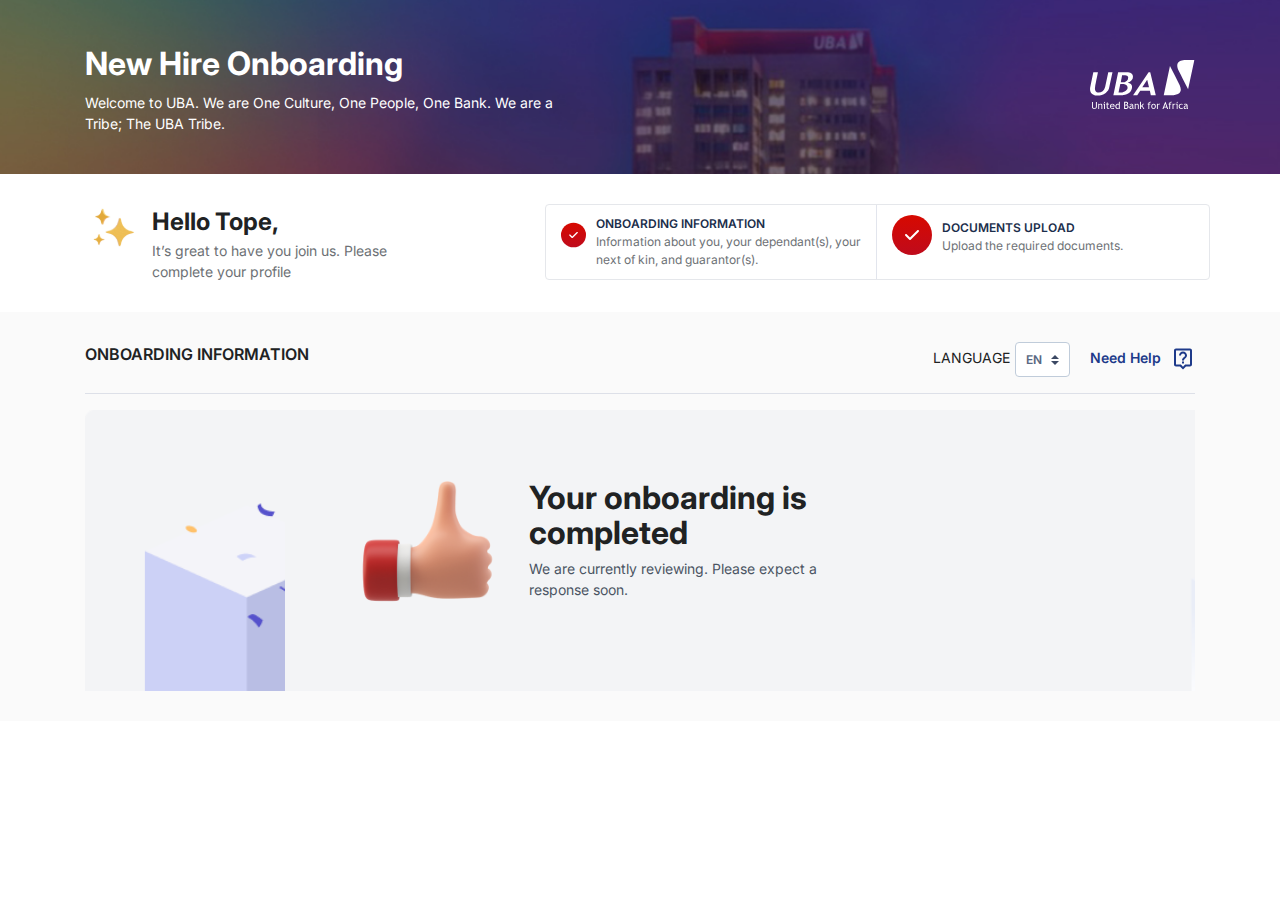
<file: complete-upload.html>
<!DOCTYPE html>
<html lang="en">
  <head>

    <!-- Required meta tags -->
    <meta charset="utf-8">
    <meta name="viewport" content="width=device-width, initial-scale=1, shrink-to-fit=no">
    <meta name="description" content="ATS Onboarding">
    <title>ATS Onboarding</title>

    <!-- Required External CSS -->
    <!-- <link href="./assets/lib/@fortawesome/fontawesome-free/css/all.min.css" rel="stylesheet"> -->
    <link rel="stylesheet" href="https://cdnjs.cloudflare.com/ajax/libs/font-awesome/4.7.0/css/font-awesome.min.css">


  
    <!-- DashForge CSS -->
    <link rel="stylesheet" href="./assets/css/dashforge.css">

    <!-- Page CSS --> 
    <link rel="stylesheet" href="./assets/css/ats.css">
  </head>
  
  <body>
    <section class="welcome tx-white">
      <div class="container pd-md-y-40 pd-y-20">
        <div class="row justify-content-between">
          <div class="col-md-8 order-2 order-md-1">
            <p class="tx-32 tx-bold mb-1">New Hire Onboarding</p>
            <p class="mb-0 col-lg-8 pd-x-0">Welcome to UBA. We are One Culture, One People, One Bank. We are a Tribe; The UBA Tribe.</p>
          </div>
          <div class="col-md-4 order-1 order-md-2 mb-5 mb-md-0">
            <img src="./assets/img/UBA-Logo.svg" class="img-fluid pd-md-t-20 float-right" alt="" srcset="">
          </div>
        </div>
      </div>
    </section>

    <section id="header" class="bg-white box-head">
      <div class="container pd-y-30">
        <div class="row">
          <div class="col-md-5 mg-b-10 mg-md-b-0 mb-3 mb-md-0">
            <div class="d-flex">
              <div>
                <img src="./assets/img/stars.svg" class="img-fluid" alt="">
              </div>
              <div class="col-md-8">
                <p class="tx-24 tx-bold mb-0">
                  Hello Tope,
                </p>
                <p class="tx-14 tx-subdue mb-0">It’s great to have you join us. Please complete your profile</p>
              </div>
            </div>
          </div>
          <div class="col-md-7">
           <div class="row bd-grey rounded">
             <div class="pd-x-15 pd-y-10 bd-r col-md-6 mg-b-20 mg-md-b-0">
               <a href="" class="tx-dark">
                <div class="d-flex">
                  <div class=" mg-r-10">
                    <img src="./assets/img/Step.svg" class="img-fluid wd-40 ht-40" alt="">
                  </div>
                  <div>
                    <p class="tx-12 tx-semibold tx-uppercase mb-0">onboarding INFORMATION</p>
                    <p class="tx-12 mb-0 tx-subdue">Information about you, your dependant(s), your next of kin, and guarantor(s).</p>
                  </div>
                </div>
               </a>
              
             </div>
             <div class="pd-x-15 pd-y-10 col-md-6">
               <a href="">
                <div class="d-flex">
                  <div class=" mg-r-10">
                    <img src="./assets/img/Step.svg" class="img-fluid wd-40 ht-40" alt="">
                  </div>
                  <div>
                    <p class="tx-12 tx-semibold tx-dark tx-uppercase mb-0 pd-t-4">DOCUMENTS UPLOAD</p>
                    <p class="tx-12 mb-0 tx-subdue">Upload the required documents.</p>
                  </div>
                </div>
               </a>
             </div>
           </div>
          </div>
        </div>
      </div>
    </section>
    <section class="onboard-body">
      <div class="container pd-y-30">
        <div>
          <div class="row justify-content-between">
            <div class="col-md-4 mb-3 mb-md-0">
              <p class="tx-16 tx-semibold mb-0">ONBOARDING INFORMATION</p>
            </div>
            <div class="col-md-4 ">
              <div class="d-flex justify-content-md-end justify-content-between">
                <div class="d-flex mg-r-20">
                  <p class="tx-14 mb-0 mg-r-5 pd-t-5">LANGUAGE </p>
                  <div class="">
                    <select class="custom-select tx-12 tx-semibold">
                      <option selected>EN</option>
                      <option value="1">FR</option>
                      <option value="2">EN</option>
                      <option value="3">GR</option>
                    </select>
                  </div>

                </div>
                <div class="d-flex">
                  <a href="">
                    <div class="d-flex pd-t-5">
                     <div class="tx-14 mg-r-10 tx-semibold tx-blue-900">Need Help</div>
                     <img src="./assets/img/Lefticon.svg" class="img-fluid" alt="">
                    </div>
                  </a>
                </div>
              </div>
            </div>
          </div>
        </div>
        <hr>

        <div class="empty-state">
          <div class="col-md-8 mx-auto">
            <div class="bg-grey-100 pd-10 pd-md-60">
              <div class="d-flex">
                <div class="mg-r-20">
                  <img src="./assets/img/Right.png" class="img-fluid" alt="" srcset="">
                </div>
                <div class="pd-t-10"> 
                  <p class="tx-32 tx-bold mb-2 line-heigh">Your onboarding is completed</p>
                  <p class="tx-grey-600 col-xl-10 pd-x-0 mb-0">We are currently reviewing. Please expect a response soon.</p>
                </div>
              </div>
            </div>
          </div>
        </div>
       
      </div>
    </section>



    <script src="./assets/lib/jquery/jquery.min.js"></script>
    <script src="./assets/lib/bootstrap/js/bootstrap.bundle.min.js"></script>
    <script src="./assets/lib/feather-icons/feather.min.js"></script>
    <script src="./assets/lib/perfect-scrollbar/perfect-scrollbar.min.js"></script>
    <script src="./assets/js/dashforge.js"></script>
    <script>
      $(document).ready(function() {
  $('.loadingBtn').on('click', function() {
    var $this = $(this);
    var loadingText = '<i class="fa fa-spinner fa-spin"></i> Please wait...';
    if ($(this).html() !== loadingText) {
      $this.data('original-text', $(this).html());
      $this.html(loadingText);
    }
    setTimeout(function() {
      $this.html($this.data('original-text'));
    }, 3000);
  });
})
</script>
  </body>
</html>
</file>
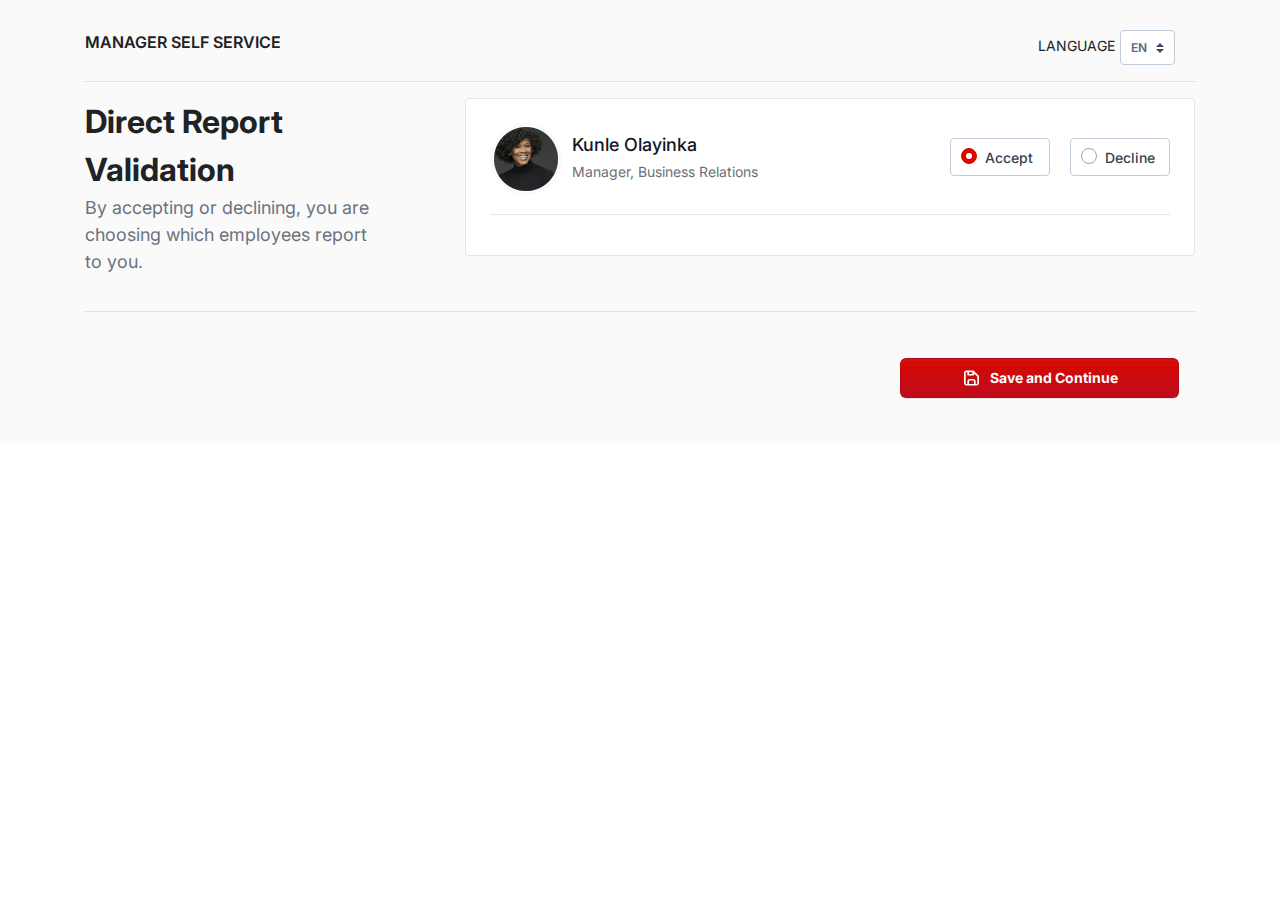
<file: dr-validation.html>
<!DOCTYPE html>
<html lang="en">
  <head>

    <!-- Required meta tags -->
    <meta charset="utf-8">
    <meta name="viewport" content="width=device-width, initial-scale=1, shrink-to-fit=no">
    <meta name="description" content="ATS Onboarding">
    <title>ATS Onboarding</title>

    <!-- Required External CSS -->
    <link rel="stylesheet" href="https://cdnjs.cloudflare.com/ajax/libs/font-awesome/4.7.0/css/font-awesome.min.css">
  
    <!-- DashForge CSS -->
    <link rel="stylesheet" href="./assets/css/dashforge.css">

    <!-- Page CSS --> 
    <link rel="stylesheet" href="./assets/css/ats.css">
  </head>
  
  <body>
   
    <section class="onboard-body">
      <div class="container pd-y-30">
        <div>
          <div class="row justify-content-between">
            <div class="col-md-4 mb-3 mb-md-0">
              <p class="tx-16 tx-semibold mb-0">MANAGER SELF SERVICE</p>
            </div>
            <div class="col-md-4 ">
              <div class="d-flex justify-content-md-end justify-content-between">
                <div class="d-flex mg-r-20">
                  <p class="tx-14 mb-0 mg-r-5 pd-t-5">LANGUAGE </p>
                  <div class="">
                    <select class="custom-select tx-12 tx-semibold">
                      <option selected>EN</option>
                      <option value="1">FR</option>
                      <option value="2">EN</option>
                      <option value="3">GR</option>
                    </select>
                  </div>

                </div>
              </div>
            </div>
          </div>
        </div>
        <hr>

        <div class="personal">
          <div class="row">
            <div class="col-md-4 mg-b-20 mg-md-0">
              <p class="tx-bold tx-32 mb-0">Direct Report Validation</p>
              <p class="tx-18 tx-grey-500 col-lg-10 pd-x-0">By accepting or declining, you are choosing which employees report to you.</p>
            </div>
            <div class="col-md-8">
              <div class="card card-body">
                <form>
                  <div class="mg-b-15">
                    <div class="form-row">
                      <div class="col-md-8">
                        <div class="d-flex">
                          <div class="avatar avatar-xl bd-0"><img src="./assets/img//avatar-xl.jpg" class="rounded-circle bd-0" alt=""></div>
                          <div class="pd-t-8 mg-l-10">
                            <p class="tx-18 tx-medium tx-grey-900 mg-b-3">Kunle Olayinka</p>
                            <p class="tx-subdued">Manager, Business Relations</p>
                          </div>
                        </div>
                      </div>
                      <div class="col-md-4">
                        <div class="row row-sm justify-content-between pd-t-15">
                          <div class="col-6">
                            <div class="bd-gender">
                              <div class="custom-control custom-radio">
                                <input type="radio" id="accept1" name="customRadio" class="custom-control-input pd-t-4" checked onclick="acceptBtn()">
                                <label class="custom-control-label tx-grey-700 tx-medium" for="accept1">Accept</label>
                              </div>
                            </div>
                          </div>
                          <div class="col-6">
                            <div class="bd-gender">
                              <div class="custom-control custom-radio">
                                <input type="radio" id="decline1" name="customRadio" class="custom-control-input"onclick="declineBtn()" >
                                <label class="custom-control-label tx-grey-700 tx-medium" for="decline1">Decline</label>
                              </div>
                            </div>
                          </div>
                        </div>
                      </div>
                    </div>
                    <div class=" mg-t-5" id="declineBox">
                      <label for="Reason" class="tx-grey-700 mg-b-3 tx-medium">Reason for declining</label>
                      <textarea name="" id="" class="form-control" rows="4"></textarea>
                    </div>
                    <hr>
                  </div>
                 
                  
                 
                </form>

              </div>
            </div>
          </div>
        </div>
         
        <div class="modal-footer mg-t-20">
          <button class="btn btn-primary mg-t-20 mg-md-t-30 pd-x-60" data-toggle="modal" data-target="#saveModal">
            <img src="./assets/img/save.svg" alt="" srcset="">
            <span class="tx-14 mg-l-5">Save and Continue</span>
          </button>    
        </div>
      
     

       
      </div>
    </section>



    <script src="./assets/lib/jquery/jquery.min.js"></script>
    <script src="./assets/lib/bootstrap/js/bootstrap.bundle.min.js"></script>
    <script src="./assets/lib/feather-icons/feather.min.js"></script>
    <script src="./assets/lib/perfect-scrollbar/perfect-scrollbar.min.js"></script>
    <script src="./assets/js/dashforge.js"></script>
    <script>
      function acceptBtn(){
        let x = document.getElementById("declineBox");
        if (x.style.display === "block") {
          x.style.display = "none";
        } 
      }
      function declineBtn() {
        let x = document.getElementById("declineBox");
        x.style.display = "block"
      }  
      
    </script>
  </body>
</html>
</file>
